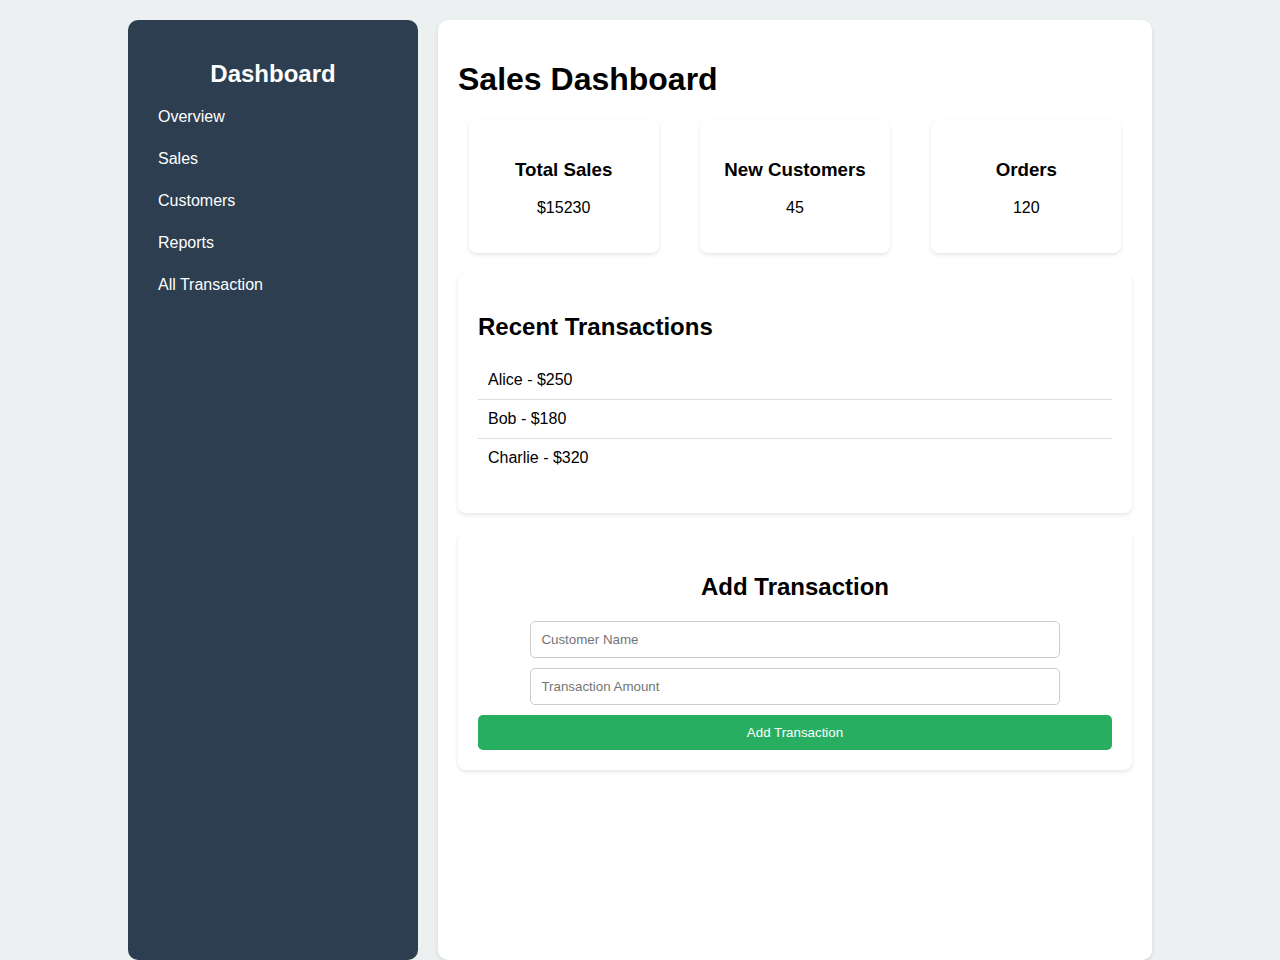
<file: index.html>
<!DOCTYPE html>
<html lang="en">

<head>
    <meta charset="UTF-8">
    <meta name="viewport" content="width=device-width, initial-scale=1.0">
    <title>Dashboard</title>
</head>

<body>

</body>

</html>
<!DOCTYPE html>
<html lang="en">

<head>
    <meta charset="UTF-8">
    <meta name="viewport" content="width=device-width, initial-scale=1.0">
    <title>Sales Dashboard</title>
    <link rel="stylesheet" href="styles.css">
</head>

<body>
    <div class="dashboard">
        <div class="sidebar">
            <h2>Dashboard</h2>
            <ul>
                <li><a href="/">Overview</a></li>
                <li><a href="#">Sales</a></li>
                <li><a href="#">Customers</a></li>
                <li><a href="#">Reports</a></li>
                <li><a href="/all-transaction.html">All Transaction</a></li>
            </ul>
        </div>

        <div class="main-content">
            <h1>Sales Dashboard</h1>

            <div class="stats">
                <div class="stat-box">
                    <h3>Total Sales</h3>
                    <p id="total-sales">$0</p>
                </div>
                <div class="stat-box">
                    <h3>New Customers</h3>
                    <p id="new-customers">0</p>
                </div>
                <div class="stat-box">
                    <h3>Orders</h3>
                    <p id="orders">0</p>
                </div>
            </div>

            <div class="recent-transactions">
                <h2>Recent Transactions</h2>
                <ul id="transactions-list"></ul>
            </div>

            <div class="transaction-form">
                <h2>Add Transaction</h2>
                <form id="transaction-form">
                    <input type="text" id="customer-name" placeholder="Customer Name" required>
                    <input type="number" id="transaction-amount" placeholder="Transaction Amount" required>
                    <button type="submit">Add Transaction</button>
                </form>
            </div>
        </div>
    </div>
    <script src="app.js"></script>
</body>

</html>
</file>
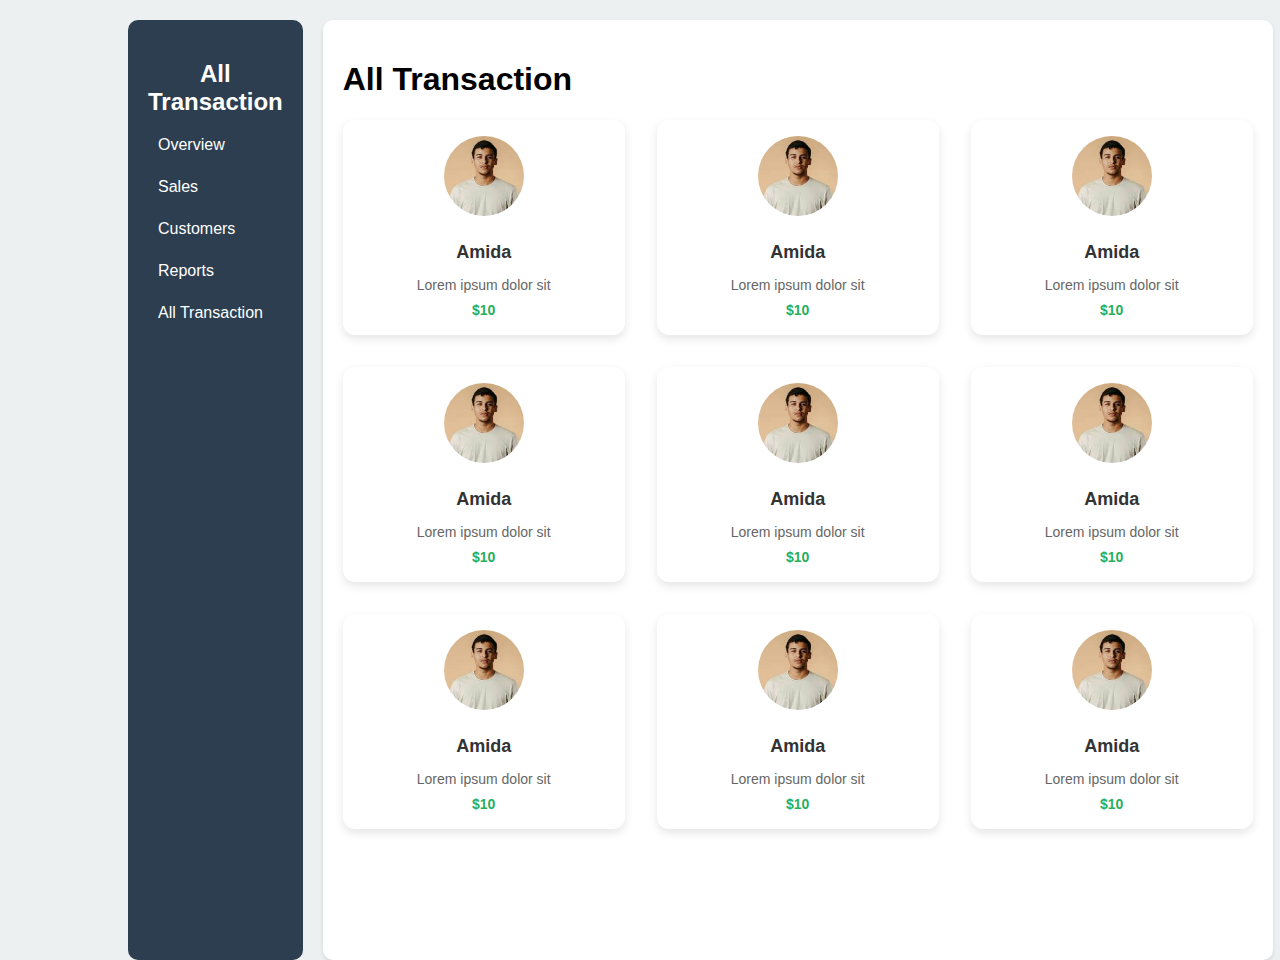
<file: all-transaction.html>
<!DOCTYPE html>
<html lang="en">

<head>
    <meta charset="UTF-8">
    <meta name="viewport" content="width=device-width, initial-scale=1.0">
    <title>All Transaction</title>
    <link rel="stylesheet" href="styles.css">
    <script src="app.js"></script>
</head>

<body>
    <div class="all-transaction">
        <div class="sidebar">
            <h2>All Transaction</h2>
            <ul>
                <li><a href="/">Overview</a></li>
                <li><a href="#">Sales</a></li>
                <li><a href="#">Customers</a></li>
                <li><a href="#">Reports</a></li>
                <li><a href="/all-transaction.html">All Transaction</a></li>
            </ul>
        </div>
        <div class="main-content">
            <h1>All Transaction</h1>
            <div class="cards">
                <div class="card">
                    <img src="/images/john-pix.png" alt="John Pix">
                    <h3>Amida</h3>
                    <p>Lorem ipsum dolor sit</p>
                    <small>$10</small>
                </div>
                <div class="card">
                    <img src="/images/john-pix.png" alt="John Pix">
                    <h3>Amida</h3>
                    <p>Lorem ipsum dolor sit</p>
                    <small>$10</small>
                </div>
                <div class="card">
                    <img src="/images/john-pix.png" alt="John Pix">
                    <h3>Amida</h3>
                    <p>Lorem ipsum dolor sit</p>
                    <small>$10</small>
                </div>
                <div class="card">
                    <img src="/images/john-pix.png" alt="John Pix">
                    <h3>Amida</h3>
                    <p>Lorem ipsum dolor sit</p>
                    <small>$10</small>
                </div>
                <div class="card">
                    <img src="/images/john-pix.png" alt="John Pix">
                    <h3>Amida</h3>
                    <p>Lorem ipsum dolor sit</p>
                    <small>$10</small>
                </div>
                <div class="card">
                    <img src="/images/john-pix.png" alt="John Pix">
                    <h3>Amida</h3>
                    <p>Lorem ipsum dolor sit</p>
                    <small>$10</small>
                </div>
                <div class="card">
                    <img src="/images/john-pix.png" alt="John Pix">
                    <h3>Amida</h3>
                    <p>Lorem ipsum dolor sit</p>
                    <small>$10</small>
                </div>
                <div class="card">
                    <img src="/images/john-pix.png" alt="John Pix">
                    <h3>Amida</h3>
                    <p>Lorem ipsum dolor sit</p>
                    <small>$10</small>
                </div>
                <div class="card">
                    <img src="/images/john-pix.png" alt="John Pix">
                    <h3>Amida</h3>
                    <p>Lorem ipsum dolor sit</p>
                    <small>$10</small>
                </div>
            </div>
        </div>
    </div>
</body>

</html>
</file>
<file: styles.css>
body {
    font-family: Arial, sans-serif;
    margin: 0;
    padding: 0;
    display: flex;
    flex-direction: column;
    align-items: center;
    background-color: #ecf0f1;
}

.dashboard {
    display: flex;
    width: 80%;
    max-width: 1200px;
    margin-top: 20px;
    gap: 20px;
}

.sidebar {
    width: 250px;
    background-color: #2c3e50;
    color: white;
    padding: 20px;
    height: 100vh;
    border-radius: 10px;
}

.sidebar h2 {
    margin-bottom: 20px;
    text-align: center;
}

.sidebar ul {
    list-style: none;
    padding: 0;
    display: flex;
    flex-direction: column;
    gap: 1.5rem;
}

.sidebar ul li a {
    padding: 10px;
    cursor: pointer;
    text-align: center;
    color: #fff;
    text-decoration: none;
}

.sidebar ul li a:hover {
    background-color: #34495e;
}

.main-content {
    flex-grow: 1;
    padding: 20px;
    background-color: white;
    border-radius: 10px;
    box-shadow: 0 2px 4px rgba(0, 0, 0, 0.1);
}

.stats {
    display: flex;
    gap: 20px;
    justify-content: space-around;
    margin-bottom: 20px;
}

.stat-box {
    background: white;
    padding: 20px;
    border-radius: 8px;
    box-shadow: 0 2px 4px rgba(0, 0, 0, 0.1);
    width: 150px;
    text-align: center;
}

.recent-transactions {
    background: white;
    padding: 20px;
    border-radius: 8px;
    box-shadow: 0 2px 4px rgba(0, 0, 0, 0.1);
    margin-top: 20px;
}

.recent-transactions ul {
    list-style: none;
    padding: 0;
}

.recent-transactions ul li {
    padding: 10px;
    border-bottom: 1px solid #ddd;
}

.recent-transactions ul li:last-child {
    border-bottom: none;
}

/* Transaction Form */
.transaction-form {
    background: white;
    padding: 20px;
    border-radius: 8px;
    box-shadow: 0 2px 4px rgba(0, 0, 0, 0.1);
    margin-top: 20px;
    text-align: center;
}

.transaction-form input {
    width: 80%;
    padding: 10px;
    margin: 10px 0;
    border: 1px solid #ccc;
    border-radius: 5px;
    display: block;
    margin-left: auto;
    margin-right: auto;
}

.transaction-form button {
    padding: 10px 15px;
    background-color: #27ae60;
    color: white;
    border: none;
    border-radius: 5px;
    cursor: pointer;
    display: block;
    width: 100%;
    margin-top: 10px;
}

.transaction-form button:hover {
    background-color: #219150;
}

/* All Transaction */

.all-transaction{
    display: flex;
    width: 80%;
    max-width: 1200px;
    margin-top: 20px;
    gap: 20px;
}

.cards{
    display: grid;
    grid-template-columns: 1fr 1fr 1fr;
    justify-content: space-between;
    align-items: center;
    gap: 2rem;
}

.card {
    background: #fff;
    border-radius: 12px;
    box-shadow: 0 4px 10px rgba(0, 0, 0, 0.1);
    padding: 16px;
    text-align: center;
    width: 250px;
    transition: transform 0.3s ease-in-out;
}

.card:hover {
    transform: scale(1.05);
}

.card img {
    width: 80px;
    height: 80px;
    border-radius: 50%;
    object-fit: cover;
    margin-bottom: 12px;
}

.card h3 {
    font-size: 18px;
    margin: 10px 0;
    color: #333;
}

.card p {
    font-size: 14px;
    color: #666;
    margin-bottom: 8px;
}

.card small {
    font-weight: bold;
    color: #27ae60;
    font-size: 14px;
}
</file>
